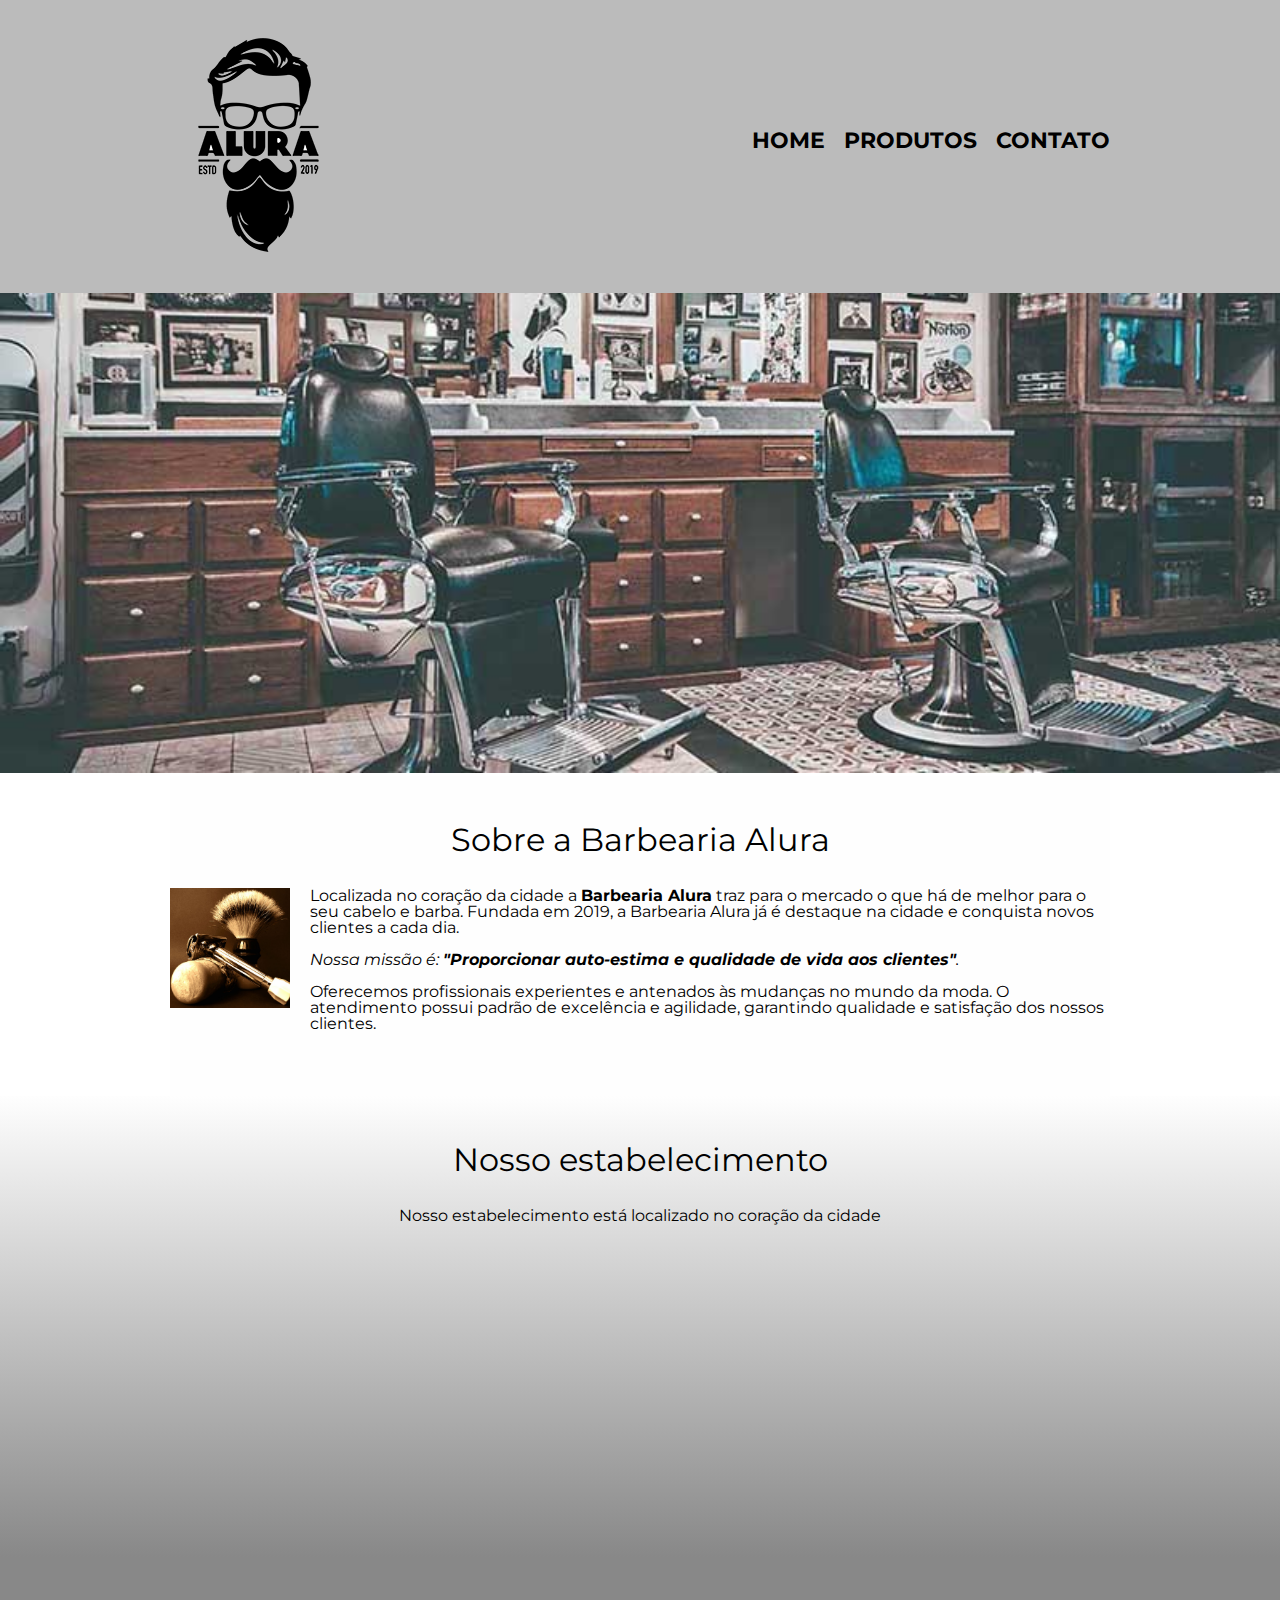
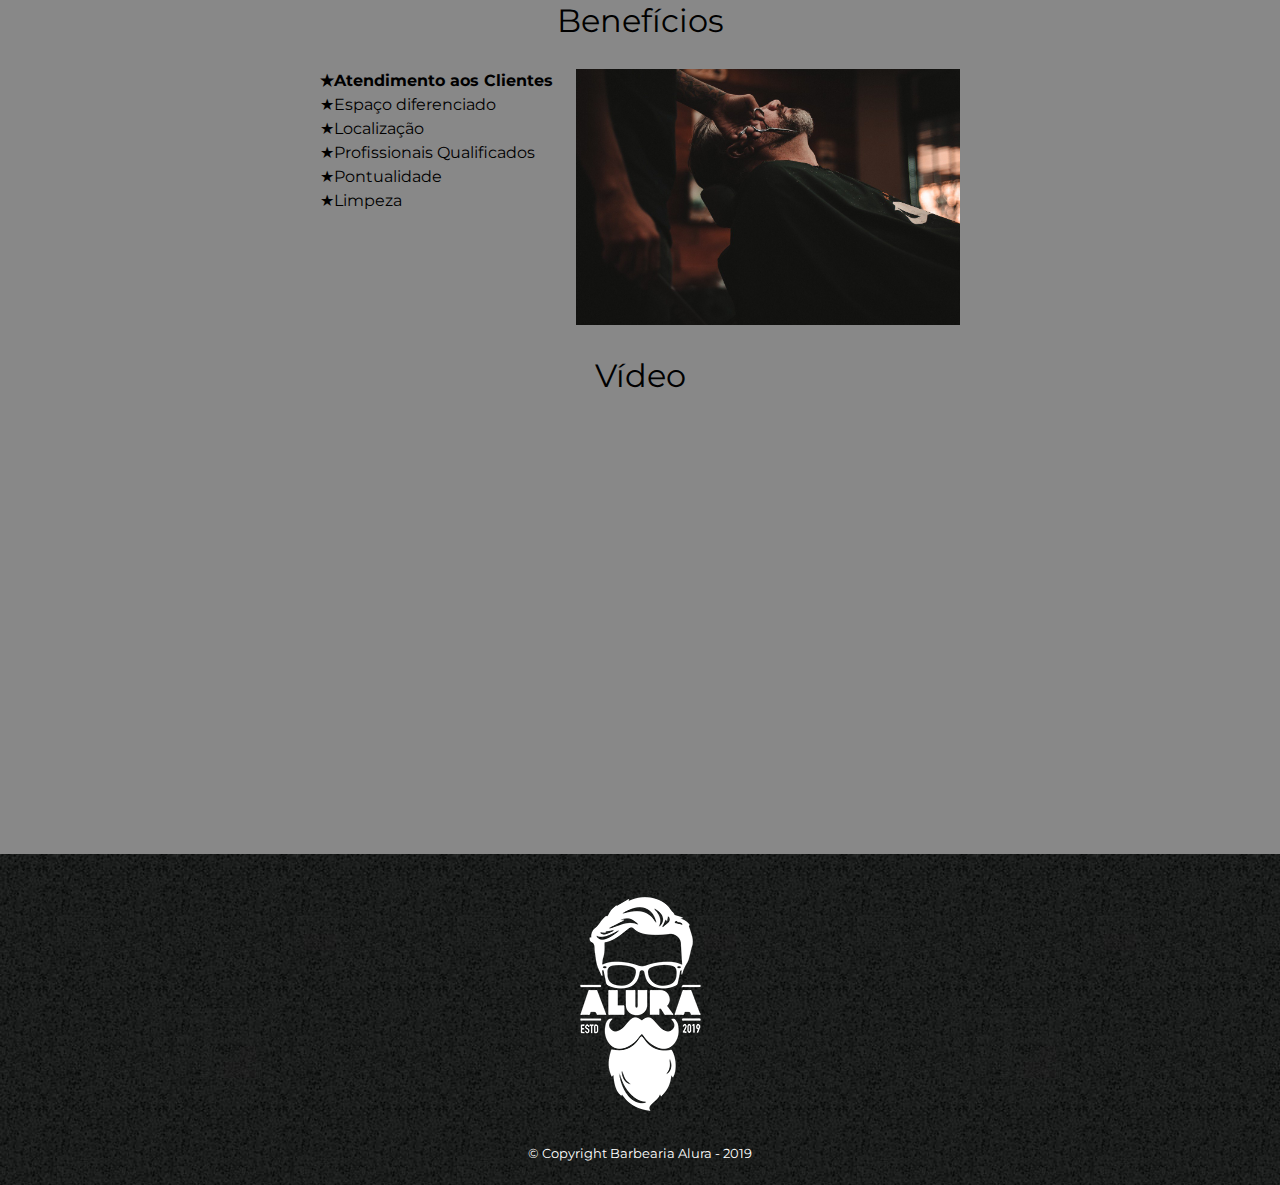
<file: HTMLeCSS/Curso 01 Barbearia/index.html>
<!DOCTYPE html>
<html lang="pt-br">
    <head>
        <meta charset="UTF-8">
        <meta name="viewport" content="width=device-width">
        <link rel="stylesheet" href="reset.css">
        <link rel="stylesheet" href="style.css">
        <link rel="stylesheet" href="https://fonts.googleapis.com/css2?family=Montserrat&display=swap">
        <title>Barbearia Alura</title>
    </head>

    <body>
        <header>
            <div class="header-div">
                <h1><img src="logo.png" alt="Logomarca da Barbearia Alura"></h1>

                <nav>
                    <ul>
                        <li><a href="index.html">Home</a></li>
                        <li><a href="produtos.html">Produtos</a></li>
                        <li><a href="contato.html">Contato</a></li>
                    </ul>
                </nav>  
            </div>
            
        </header>
        
        <img class="banner" src="banner.jpg">

        <main>
            <section class="principal">
                <h2 class="titulo-principal">Sobre a Barbearia Alura</h2>
    
                <img src="utensilios.jpg" class="utensilios" alt="Utensilios de um barbeiro">

                <p>Localizada no coração da cidade a <strong>Barbearia Alura</strong> traz para o mercado o que há de melhor para o seu cabelo e barba. Fundada em 2019, a Barbearia Alura já é destaque na cidade e conquista novos clientes a cada dia.</p>
    
                <p id="missao"><em>Nossa missão é: <strong>"Proporcionar auto-estima e qualidade de vida aos clientes"</strong>.</em></p>
    
                <p>Oferecemos profissionais experientes e antenados às mudanças no mundo da moda. O atendimento possui padrão de excelência e agilidade, garantindo qualidade e satisfação dos nossos clientes.</p>
            </section>

            <section class="mapa">
                <h3 class="titulo-principal">Nosso estabelecimento</h3>

                <div class="mapa-conteudo">
                    <p>Nosso estabelecimento está localizado no coração da cidade</p>
                    <iframe class="mapa-iframe" src="https://www.google.com/maps/embed?pb=!1m18!1m12!1m3!1d3656.4499774665637!2d-46.634520585584916!3d-23.588189868467424!2m3!1f0!2f0!3f0!3m2!1i1024!2i768!4f13.1!3m3!1m2!1s0x94ce5a2b2ed7f3a1%3A0xab35da2f5ca62674!2sAlura%20-%20Escola%20Online%20de%20Tecnologia!5e0!3m2!1spt-BR!2sbr!4v1671805214987!5m2!1spt-BR!2sbr" allowfullscreen="" loading="lazy" referrerpolicy="no-referrer-when-downgrade"></iframe>
                </div>
            </section>
    
            <section class="beneficios">
                <h3 class="titulo-principal">Benefícios</h3>

                <div class="beneficios-conteudo">
                    <ul class="beneficios-lista">
                        <li class="itens">Atendimento aos Clientes</li>
                        <li class="itens">Espaço diferenciado</li>
                        <li class="itens">Localização</li>
                        <li class="itens">Profissionais Qualificados</li>
                        <li class="itens">Pontualidade</li>
                        <li class="itens">Limpeza</li>
                    </ul><img src="beneficios.jpg" class="beneficios-imagem">
                </div>

                <div class="beneficios-video">
                    <h3 class="titulo-principal">Vídeo</h3>
                    <iframe class="video-iframe" src="https://www.youtube.com/embed/wzuJdA6lDsA" title="YouTube video player" frameborder="0" allow="accelerometer; autoplay; clipboard-write; encrypted-media; gyroscope; picture-in-picture" allowfullscreen></iframe>
                </div>

            </section>

        </main>

        <footer>
            <img src="logo-branco.png" alt="Logomarca da Barbearia Alura">
            <p class="copyright">&copy; Copyright Barbearia Alura - 2019</p>
        </footer>

    </body> 
</html>
</file>
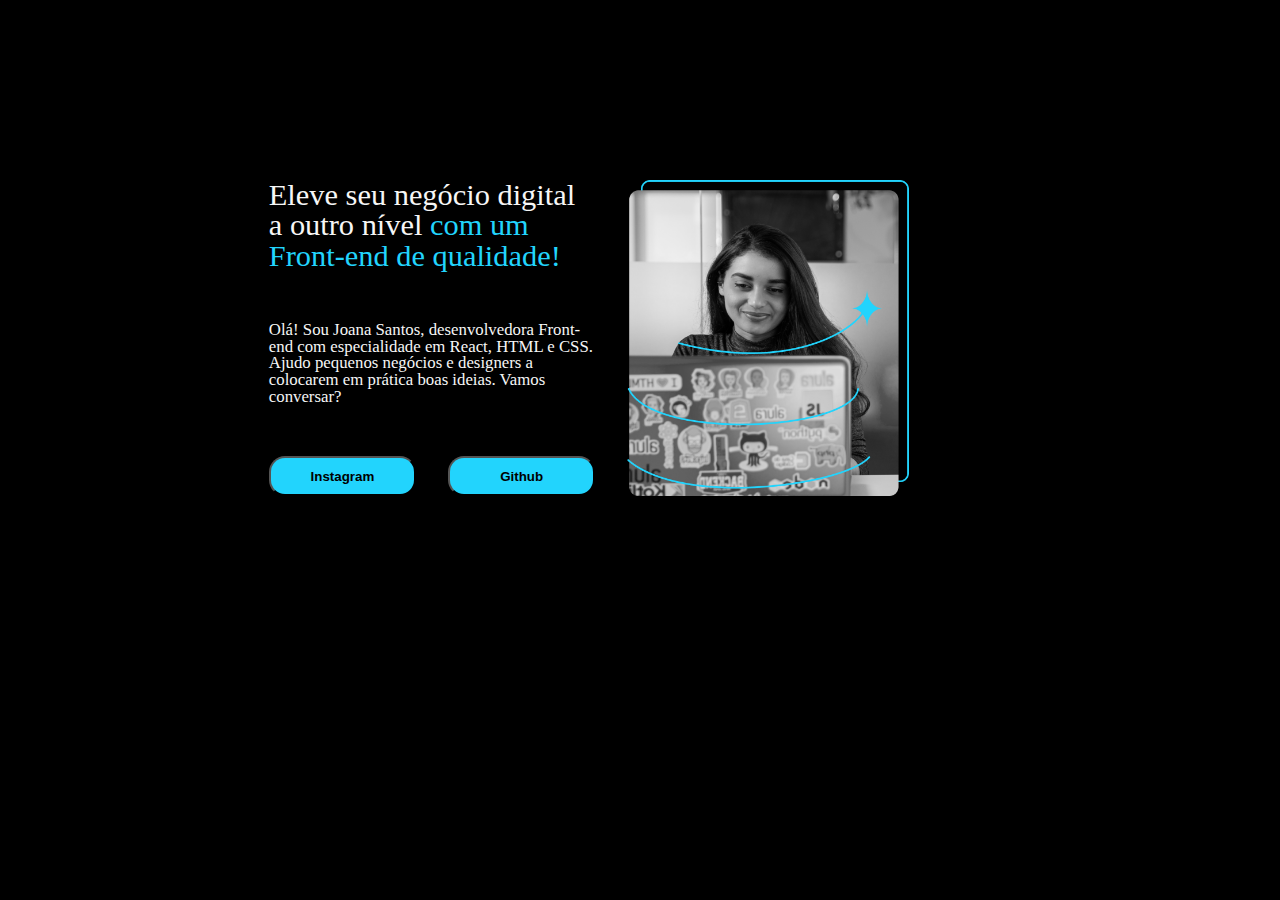
<file: HTMLeCSS/Curso 03 Portfolio/index.html>
<!DOCTYPE html>
<html lang="pt-br">
<head>
    <meta charset="UTF-8">
    <meta http-equiv="X-UA-Compatible" content="IE=edge">
    <meta name="viewport" content="width=device-width, initial-scale=1.0">
    <link rel="stylesheet" href="../reset.css">
    <link rel="stylesheet" href="style.css">
    <title>Portfolio</title>
</head>

<body>
    <main class="principal">
        <h1 class="principal__titulo">Eleve seu negócio digital a outro nível <strong class="enfase"> com um Front-end de qualidade!</strong></h1>

        <p class="principal__paragrafo">Olá! Sou Joana Santos, desenvolvedora Front-end com especialidade em React, HTML e CSS. Ajudo pequenos negócios e designers a colocarem em prática boas ideias. Vamos conversar?</p>

        <button class="principal__botao principal__botao--grid1"><a href="https://www.instagram.com/" class="principal__link">Instagram</a></button>

        <button class="principal__botao principal__botao--grid2"><a href="https://github.com/" class="principal__link">Github</a></button>

        <img src="imagem.png" alt="Foto da Joana Santos programando" class="principal__imagem">
    </main>
</body>
</html>
</file>
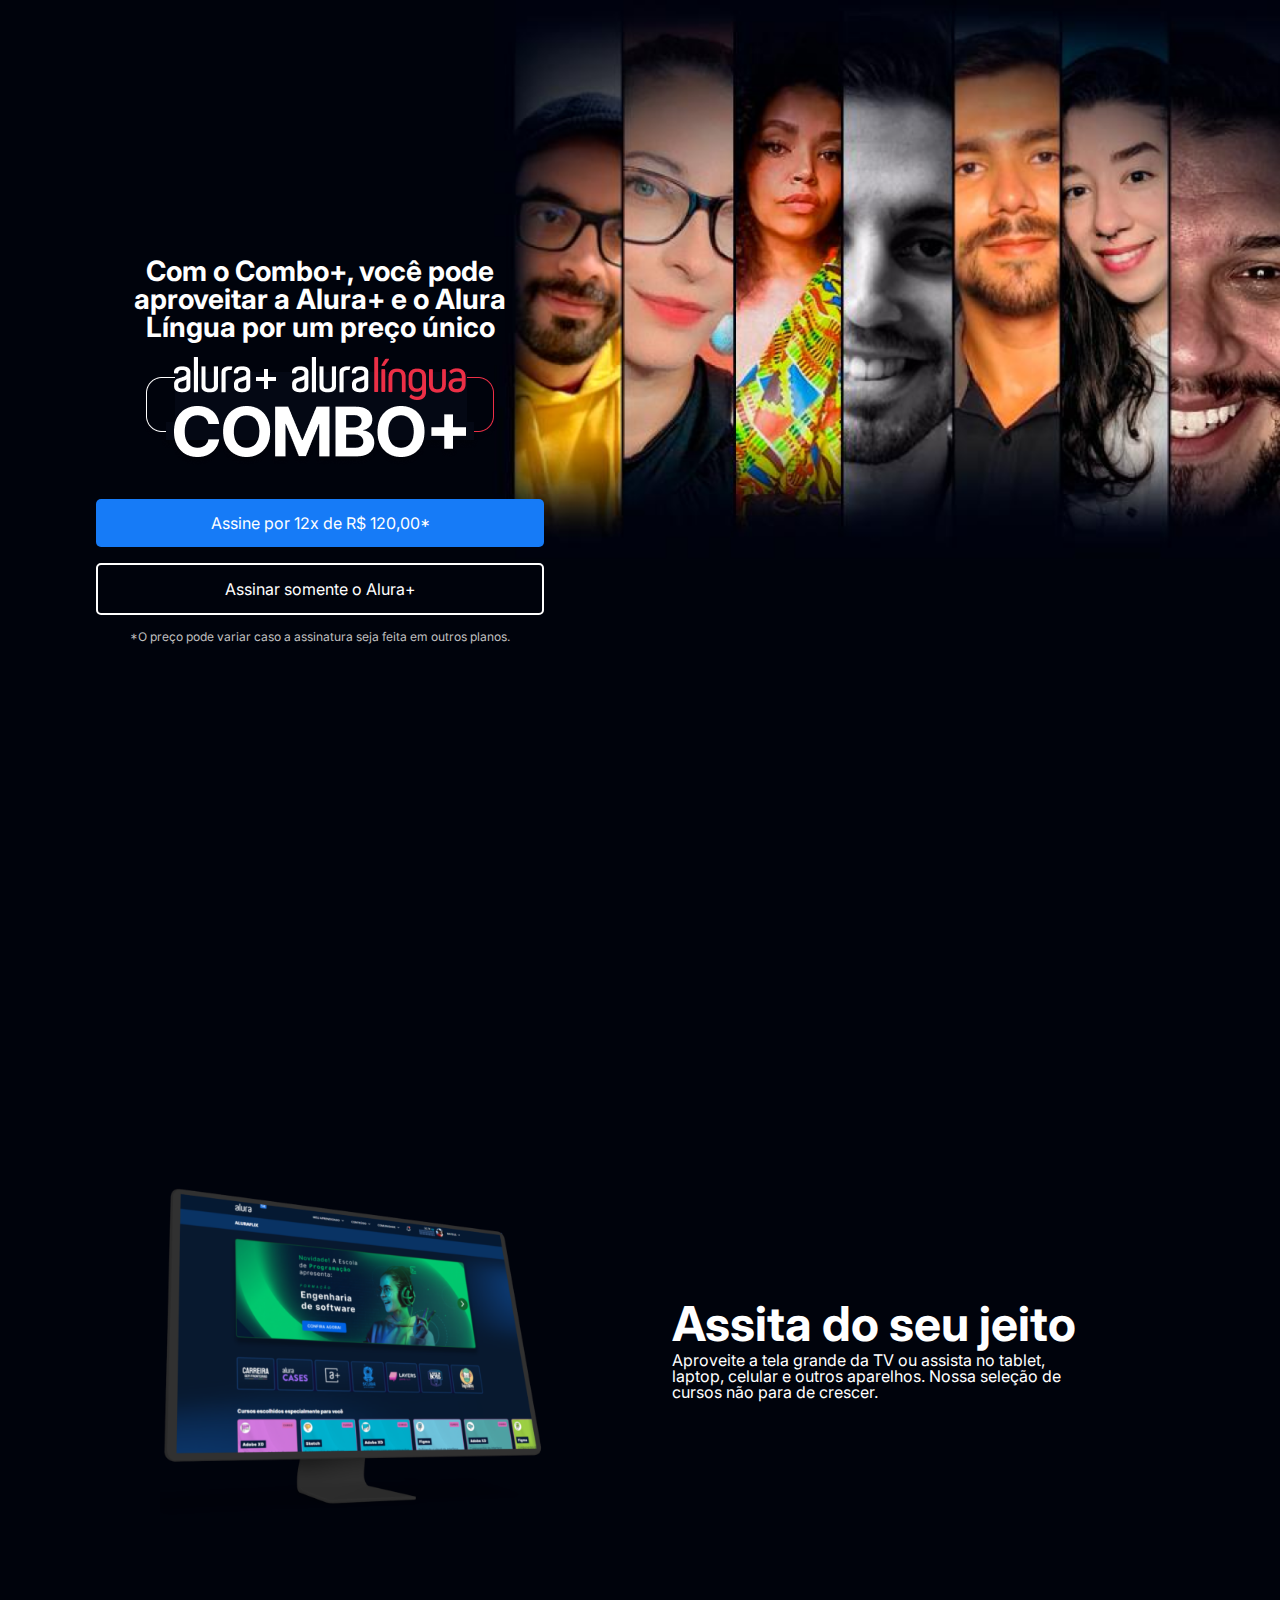
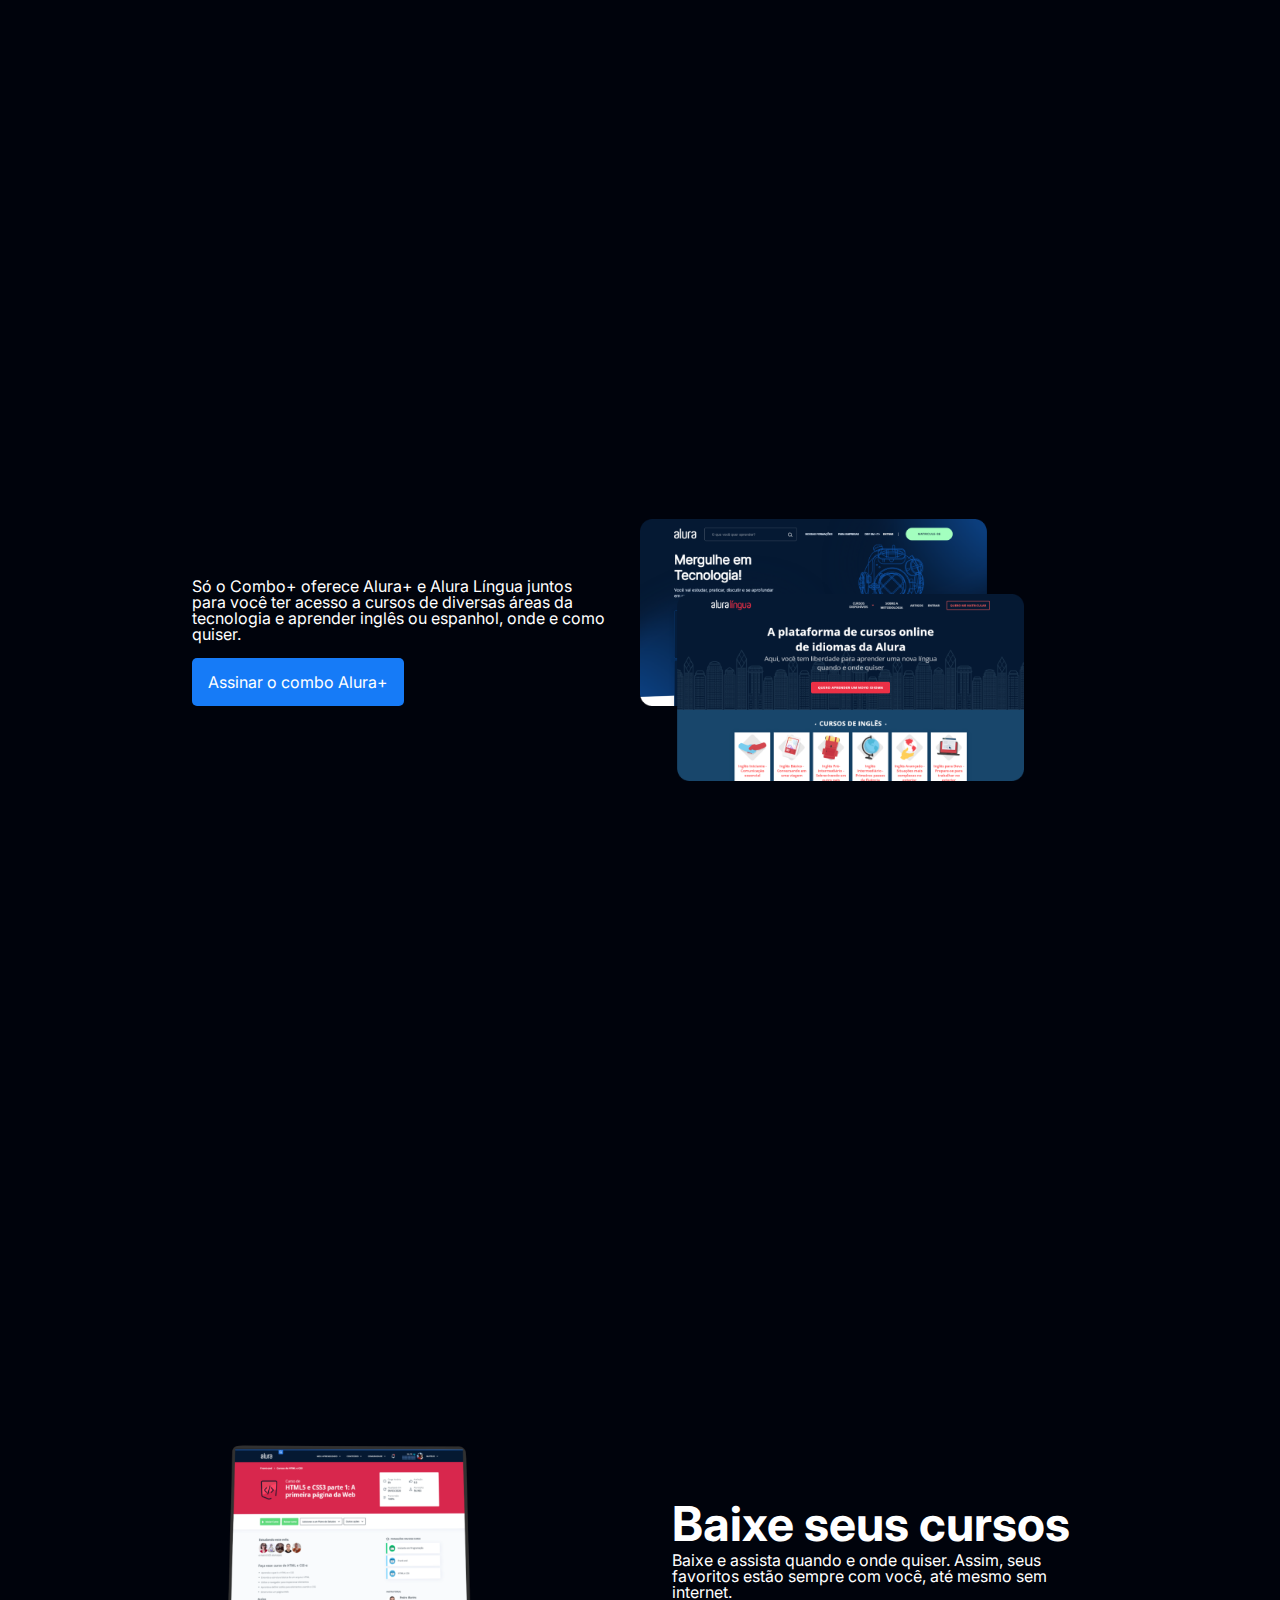
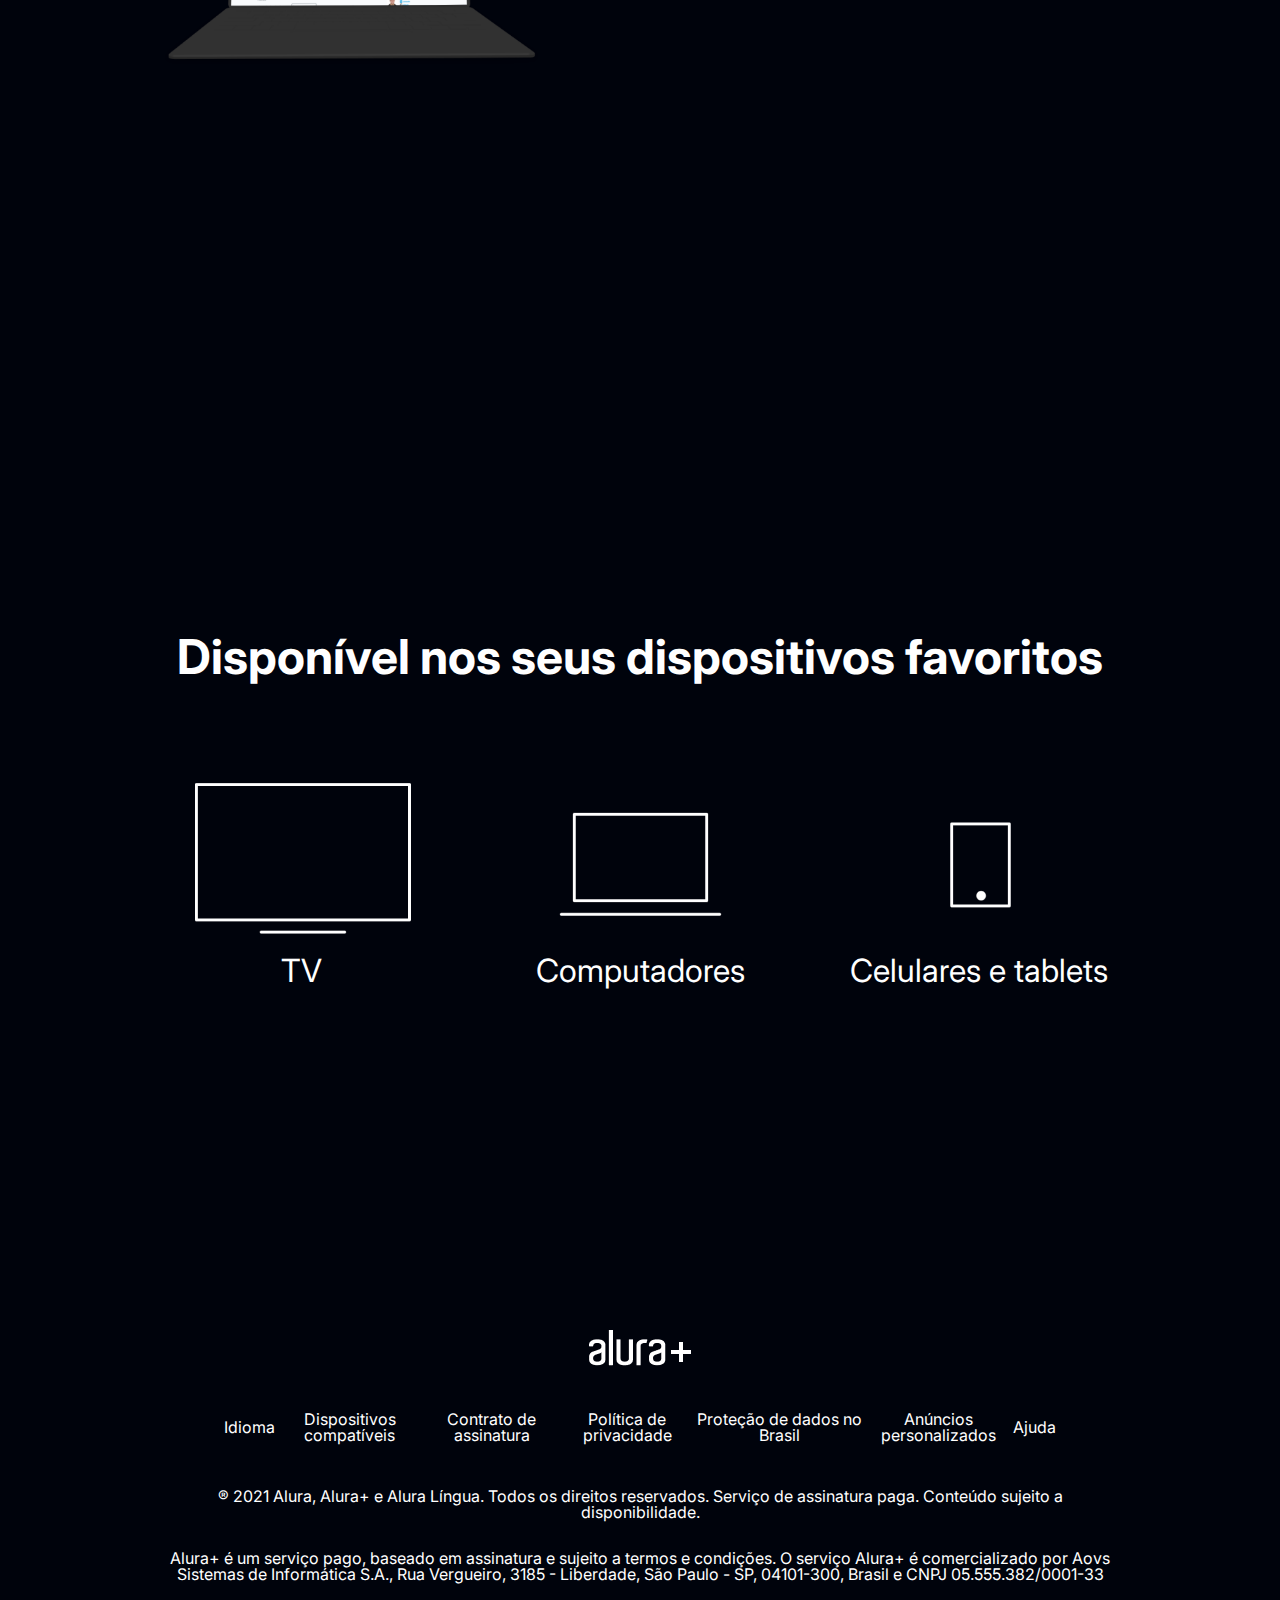
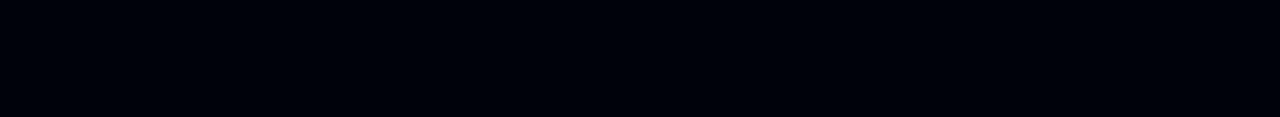
<file: HTMLeCSS/Curso 05 Alura Plus/index.html>
<!DOCTYPE html>
<html lang="pt-br">

<head>
    <meta charset="UTF-8">
    <meta http-equiv="X-UA-Compatible" content="IE=edge">
    <meta name="viewport" content="width=device-width, initial-scale=1.0">
    <title>Alura Plus</title>

    <link rel="stylesheet" href="../reset.css">
    <link rel="stylesheet" href="style.css">
    <link rel="preconnect" href="https://fonts.googleapis.com">
    <link rel="preconnect" href="https://fonts.gstatic.com" crossorigin>
    <link href="https://fonts.googleapis.com/css2?family=Inter:wght@400;700&display=swap" rel="stylesheet">
</head>

<body>
    <section class="container principal">
        <div class="container__caixa">
            <h1 class="container__titulo">Com o Combo+, você pode aproveitar a Alura+ e o Alura Língua por um preço único</h1>
            <img src="./img/Combo.png" alt="O combo+ é a junção do alura+ e o alura língua" class="container__imagem">
            <a href="www.alura.com.br" class="container__botao">Assine por 12x de R$ 120,00*</a>
            <a href="www.alura.com.br" class="container__botao botao_secundario">Assinar somente o Alura+</a>
            <p class="container__aviso">*O preço pode variar caso a assinatura seja feita em outros planos.</p>
        </div>
    </section>

    <section class="container secundario">
        <img src="./img/Plataformas.png" alt="Um monitor e um celular com o Alura plus aberto" class="secundario__imagem">

        <div class="container__descricao">
            <h2 class="container__descricao-titulo">Assita do seu jeito</h2>
            <p class="container__descricao-texto">Aproveite a tela grande da TV ou assista no tablet, laptop, celular e outros aparelhos. Nossa seleção de cursos não para de crescer.</p>
        </div>
    </section>
    
    <section class="container secundario">
        <div class="container__descricao">
            <p class="container__descricao-texto">Só o Combo+ oferece Alura+ e Alura Língua juntos para você ter acesso a cursos de diversas áreas da tecnologia e aprender inglês ou espanhol, onde e como quiser.</p>

            <a href="www.alura.com.br" class="container__botao secundario__botao">Assinar o combo Alura+</a>
        </div>

        <img src="./img/Telas.png" alt="Tela da alura plus e do alura língua" class="secundario__imagem">
    </section>

    <section class="container secundario">
        <img src="./img/Notebook.png" alt="Imagem de um nootebook" class="secundario__imagem">

        <div class="container__descricao">
            <h2 class="container__descricao-titulo">Baixe seus cursos</h2>

            <p class="container__descricao-texto">Baixe e assista quando e onde quiser. Assim, seus favoritos estão sempre com você, até mesmo sem internet.</p>
        </div>

    </section>

    <section class="dispositivos">
        <h2 class="dispositivos__titulo">Disponível nos seus dispositivos favoritos</h2>
        
        <ul class="dispositivos__lista">
            <li>
                <img src="./img/tv.png" alt="ícone de televisão">
                <h3 class="dispositivos__lista-item">TV</h3>
            </li>

            <li>
                <img src="./img/computador.png" alt="ícone de um computador">
                <h3 class="dispositivos__lista-item">Computadores</h3>
            </li>

            <li>
                <img src="./img/celular.png" alt="ícone de um celular">
                <h3 class="dispositivos__lista-item">Celulares e tablets</h3>
            </li>

        </ul>
    </section>

    <footer class="rodape">
        <img src="./img/Logo.png" alt="logomarca do alura Plus" class="rodape__logo">
        
        <ul class="rodape__lista">
            <li class="rodape__lista-link">
                <a href="#">Idioma</a>
            </li>
            <li class="rodape__lista-link">
                <a href="#">Dispositivos compatíveis</a>
            </li>
            <li class="rodape__lista-link">
                <a href="#">Contrato de assinatura</a>
            </li>
            <li class="rodape__lista-link">
                <a href="#">Política de privacidade</a>
            </li>
            <li class="rodape__lista-link">
                <a href="#">Proteção de dados no Brasil</a>
            </li>
            <li class="rodape__lista-link">
                <a href="#">Anúncios personalizados</a>
            </li>
            <li class="rodape__lista-link">
                <a href="#">Ajuda</a>
            </li>
        </ul>

        <p class="rodape__texto">® 2021 Alura, Alura+ e Alura Língua. Todos os direitos reservados. Serviço de assinatura paga. Conteúdo sujeito a disponibilidade.</p>
        <p class="rodape__texto">Alura+ é um serviço pago, baseado em assinatura e sujeito a termos e condições. O serviço Alura+ é comercializado por Aovs Sistemas de Informática S.A., Rua Vergueiro, 3185 - Liberdade, São Paulo - SP, 04101-300, Brasil e CNPJ 05.555.382/0001-33</p>

    </footer>
    
</body>
</html>
</file>
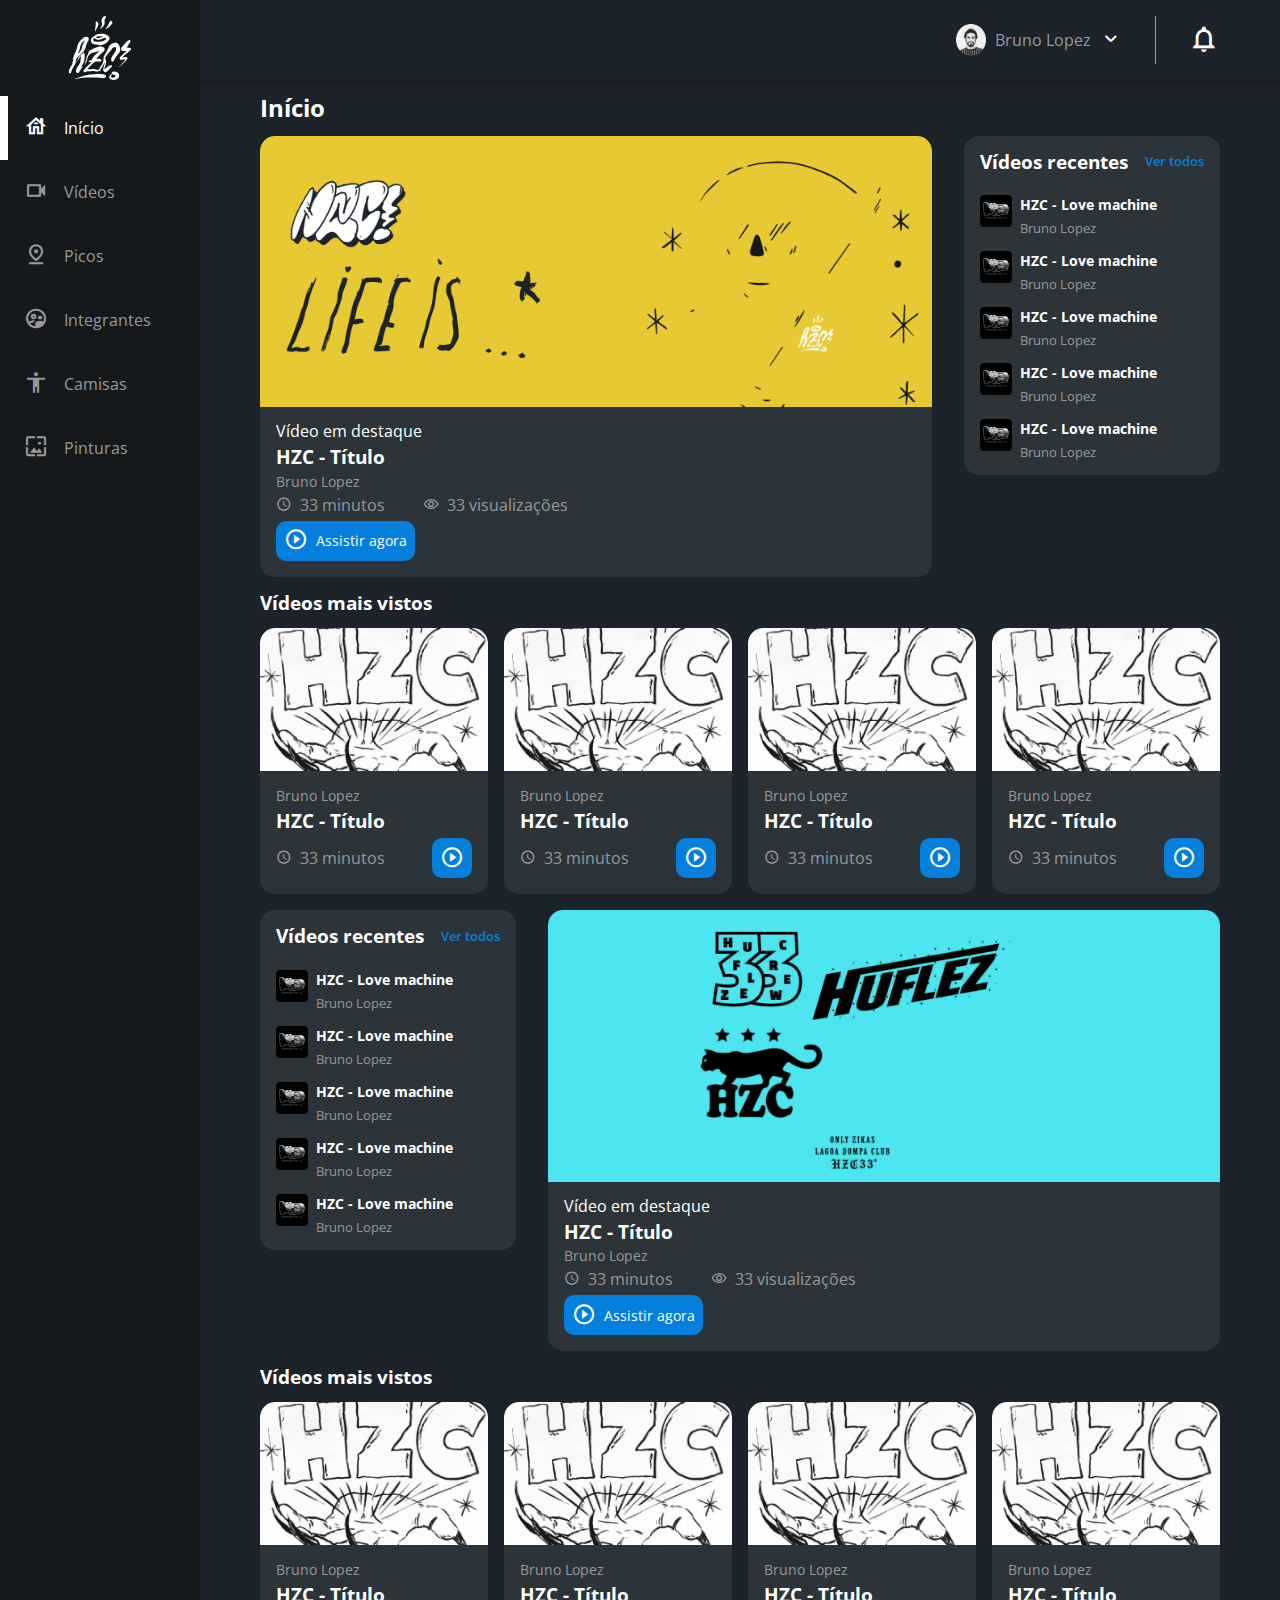
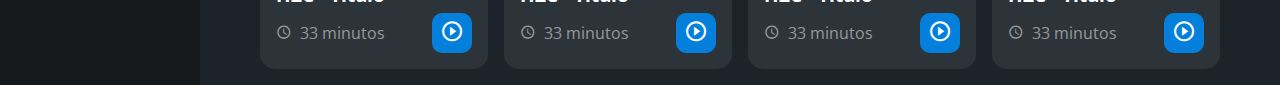
<file: HTMLeCSS/Curso 02 Skate/flex-e-grid-main/assets/index.html>
<!DOCTYPE html>
<html lang="pt-br">
<head>
    <meta charset="UTF-8">
    <meta http-equiv="X-UA-Compatible" content="IE=edge">
    <meta name="viewport" content="width=device-width, initial-scale=1.0">
    <title>HZC | Home</title>
    <link rel="preconnect" href="https://fonts.googleapis.com">
    <link rel="preconnect" href="https://fonts.gstatic.com" crossorigin>
    <link rel="stylesheet" href="https://fonts.googleapis.com/css2?family=Open+Sans:wght@400;600;700&display=swap">
    <link rel="stylesheet" href="./css/reset.css">
    <link rel="stylesheet" href="./css/estilo.css">
</head>
<body>
    <header class="cabecalho">
        <button class="cabecalho__menu" aria-label="Menu"><i></i></button>
        <img src="./img/logo.svg" alt="Logo da HZC" class="cabecalho__logo">
        <p class="cabecalho__perfil">Bruno Lopez</p>
        <button class="cabecalho__notificacao" aria-label="Menu"><i></i></button>
    </header>

    <nav class="menu-lateral">
        <img src="./img/logo.svg" alt="Logo da HZC" class="menu-lateral__logo">
        
        <a href="#" class="menu-lateral__link menu-lateral__link--inicio menu-lateral__link--ativo">Início</a>
        <a href="#" class="menu-lateral__link menu-lateral__link--videos">Vídeos</a>
        <a href="#" class="menu-lateral__link menu-lateral__link--picos">Picos</a>
        <a href="#" class="menu-lateral__link menu-lateral__link--integrantes">Integrantes</a>
        <a href="#" class="menu-lateral__link menu-lateral__link--camisas">Camisas</a>
        <a href="#" class="menu-lateral__link menu-lateral__link--pinturas">Pinturas</a>
    </nav>

    <main class="principal">

        <h2 class="titulo-pagina">Início</h2>

        <article class="cartao cartao--destaque destaque-video">
            <img src="./img/banner-mobile_1.png" alt="Banner do cartão" class="cartao__imagem cartao__imagem--mobile">
            <img src="./img/banner_1.png" alt="Banner do cartão" class="cartao__imagem cartao__imagem--desktop">

            <div class="cartao__conteudo">
                <p class="cartao__destaque">Vídeo em destaque</p>
                <h3 class="cartao__titulo">HZC - Título</h3>
                <p class="cartao__perfil">Bruno Lopez</p>
                <p class="cartao__info cartao__info--tempo">33 minutos</p>
                <p class="cartao__info cartao__info--visualizacao">33 visualizações</p>
                <button class="cartao__botao cartao__botao--play cartao__botao--destaque">Assistir agora</button>
            </div>
        </article>

        <article class="cartao cartao--recentes">
            <h3 class="cartao__titulo">Vídeos recentes</h3>
            <a href="#" class="cartao__link">Ver todos</a>
            
            <ul class="cartao__lista">
                <li class="cartao__item">
                    <img src="./img/miniatura_1.png" alt="Thumbnail" class="cartao__item-thumbnail">
                    <h4 class="cartao__item-titulo">HZC - Love machine</h4>
                    <p class="cartao__item-perfil">Bruno Lopez</p>
                </li>

                <li class="cartao__item">
                    <img src="./img/miniatura_1.png" alt="Thumbnail" class="cartao__item-thumbnail">
                    <h4 class="cartao__item-titulo">HZC - Love machine</h4>
                    <p class="cartao__item-perfil">Bruno Lopez</p>
                </li>

                <li class="cartao__item">
                    <img src="./img/miniatura_1.png" alt="Thumbnail" class="cartao__item-thumbnail">
                    <h4 class="cartao__item-titulo">HZC - Love machine</h4>
                    <p class="cartao__item-perfil">Bruno Lopez</p>
                </li>

                <li class="cartao__item">
                    <img src="./img/miniatura_1.png" alt="Thumbnail" class="cartao__item-thumbnail">
                    <h4 class="cartao__item-titulo">HZC - Love machine</h4>
                    <p class="cartao__item-perfil">Bruno Lopez</p>
                </li>

                <li class="cartao__item">
                    <img src="./img/miniatura_1.png" alt="Thumbnail" class="cartao__item-thumbnail">
                    <h4 class="cartao__item-titulo">HZC - Love machine</h4>
                    <p class="cartao__item-perfil">Bruno Lopez</p>
                </li>
            </ul>
        </article>

        <section class="secao secao-videos">
            <h3 class="titulo-secao">Vídeos mais vistos</h3>

            <article class="cartao">
                <img src="./img/video_1.png" alt="Vídeo" class="cartao__imagem">
    
                <div class="cartao__conteudo">
                    <p class="cartao__perfil">Bruno Lopez</p>
                    <h3 class="cartao__titulo">HZC - Título</h3>
                    <p class="cartao__info cartao__info--tempo">33 minutos</p>
                    <button class="cartao__botao cartao__botao--play" aria-label="Assistir agora"></button>
                </div>
            </article>

            <article class="cartao">
                <img src="./img/video_1.png" alt="Vídeo" class="cartao__imagem">
    
                <div class="cartao__conteudo">
                    <p class="cartao__perfil">Bruno Lopez</p>
                    <h3 class="cartao__titulo">HZC - Título</h3>
                    <p class="cartao__info cartao__info--tempo">33 minutos</p>
                    <button class="cartao__botao cartao__botao--play" aria-label="Assistir agora"></button>
                </div>
            </article>

            <article class="cartao">
                <img src="./img/video_1.png" alt="Vídeo" class="cartao__imagem">
    
                <div class="cartao__conteudo">
                    <p class="cartao__perfil">Bruno Lopez</p>
                    <h3 class="cartao__titulo">HZC - Título</h3>
                    <p class="cartao__info cartao__info--tempo">33 minutos</p>
                    <button class="cartao__botao cartao__botao--play" aria-label="Assistir agora"></button>
                </div>
            </article>

            <article class="cartao">
                <img src="./img/video_1.png" alt="Vídeo" class="cartao__imagem">
    
                <div class="cartao__conteudo">
                    <p class="cartao__perfil">Bruno Lopez</p>
                    <h3 class="cartao__titulo">HZC - Título</h3>
                    <p class="cartao__info cartao__info--tempo">33 minutos</p>
                    <button class="cartao__botao cartao__botao--play" aria-label="Assistir agora"></button>
                </div>
            </article>
        </section>

        <article class="cartao cartao--recentes produtos-recentes">
            <h3 class="cartao__titulo">Vídeos recentes</h3>
            <a href="#" class="cartao__link">Ver todos</a>
            
            <ul class="cartao__lista">
                <li class="cartao__item">
                    <img src="./img/miniatura_1.png" alt="Thumbnail" class="cartao__item-thumbnail">
                    <h4 class="cartao__item-titulo">HZC - Love machine</h4>
                    <p class="cartao__item-perfil">Bruno Lopez</p>
                </li>

                <li class="cartao__item">
                    <img src="./img/miniatura_1.png" alt="Thumbnail" class="cartao__item-thumbnail">
                    <h4 class="cartao__item-titulo">HZC - Love machine</h4>
                    <p class="cartao__item-perfil">Bruno Lopez</p>
                </li>

                <li class="cartao__item">
                    <img src="./img/miniatura_1.png" alt="Thumbnail" class="cartao__item-thumbnail">
                    <h4 class="cartao__item-titulo">HZC - Love machine</h4>
                    <p class="cartao__item-perfil">Bruno Lopez</p>
                </li>

                <li class="cartao__item">
                    <img src="./img/miniatura_1.png" alt="Thumbnail" class="cartao__item-thumbnail">
                    <h4 class="cartao__item-titulo">HZC - Love machine</h4>
                    <p class="cartao__item-perfil">Bruno Lopez</p>
                </li>

                <li class="cartao__item">
                    <img src="./img/miniatura_1.png" alt="Thumbnail" class="cartao__item-thumbnail">
                    <h4 class="cartao__item-titulo">HZC - Love machine</h4>
                    <p class="cartao__item-perfil">Bruno Lopez</p>
                </li>
            </ul>
        </article>

        <article class="cartao cartao--destaque destaque-produtos">
            <img src="./img/banner-mobile_2.png" alt="Banner do cartão" class="cartao__imagem cartao__imagem--mobile">
            <img src="./img/banner_2.png" alt="Banner do cartão" class="cartao__imagem cartao__imagem--desktop">

            <div class="cartao__conteudo">
                <p class="cartao__destaque">Vídeo em destaque</p>
                <h3 class="cartao__titulo">HZC - Título</h3>
                <p class="cartao__perfil">Bruno Lopez</p>
                <p class="cartao__info cartao__info--tempo">33 minutos</p>
                <p class="cartao__info cartao__info--visualizacao">33 visualizações</p>
                <button class="cartao__botao cartao__botao--play cartao__botao--destaque">Assistir agora</button>
            </div>
        </article>

        <section class="secao secao-produtos">
            <h3 class="titulo-secao">Vídeos mais vistos</h3>

            <article class="cartao">
                <img src="./img/video_1.png" alt="Vídeo" class="cartao__imagem">
    
                <div class="cartao__conteudo">
                    <p class="cartao__perfil">Bruno Lopez</p>
                    <h3 class="cartao__titulo">HZC - Título</h3>
                    <p class="cartao__info cartao__info--tempo">33 minutos</p>
                    <button class="cartao__botao cartao__botao--play" aria-label="Assistir agora"></button>
                </div>
            </article>

            <article class="cartao">
                <img src="./img/video_1.png" alt="Vídeo" class="cartao__imagem">
    
                <div class="cartao__conteudo">
                    <p class="cartao__perfil">Bruno Lopez</p>
                    <h3 class="cartao__titulo">HZC - Título</h3>
                    <p class="cartao__info cartao__info--tempo">33 minutos</p>
                    <button class="cartao__botao cartao__botao--play" aria-label="Assistir agora"></button>
                </div>
            </article>

            <article class="cartao">
                <img src="./img/video_1.png" alt="Vídeo" class="cartao__imagem">
    
                <div class="cartao__conteudo">
                    <p class="cartao__perfil">Bruno Lopez</p>
                    <h3 class="cartao__titulo">HZC - Título</h3>
                    <p class="cartao__info cartao__info--tempo">33 minutos</p>
                    <button class="cartao__botao cartao__botao--play" aria-label="Assistir agora"></button>
                </div>
            </article>

            <article class="cartao">
                <img src="./img/video_1.png" alt="Vídeo" class="cartao__imagem">
    
                <div class="cartao__conteudo">
                    <p class="cartao__perfil">Bruno Lopez</p>
                    <h3 class="cartao__titulo">HZC - Título</h3>
                    <p class="cartao__info cartao__info--tempo">33 minutos</p>
                    <button class="cartao__botao cartao__botao--play" aria-label="Assistir agora"></button>
                </div>
            </article>
        </section>

    </main>
    
    <script src="index.js"></script>
</body>
</html>
</file>
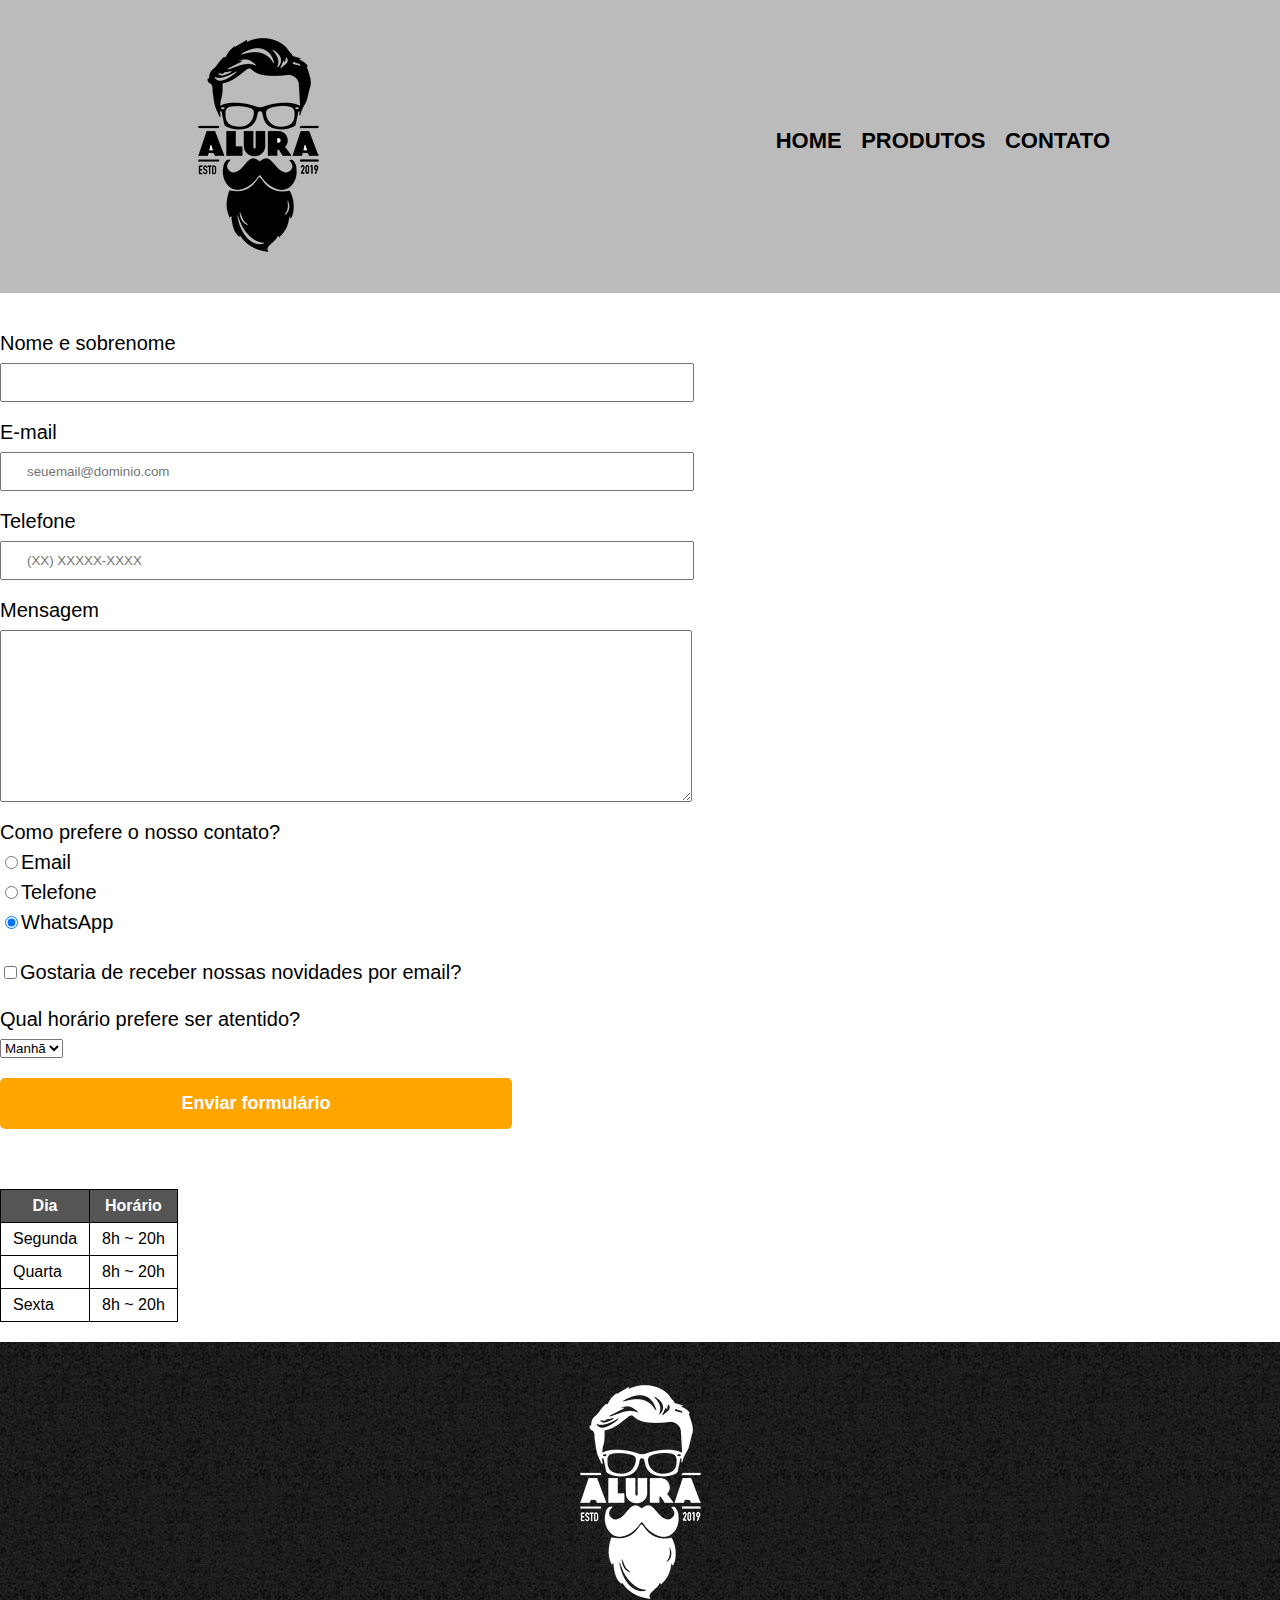
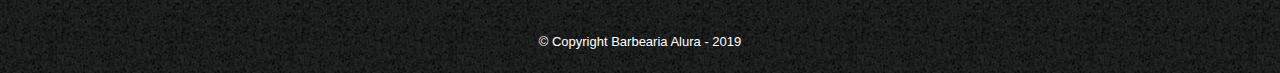
<file: HTMLeCSS/Curso 01 Barbearia/contato.html>
<!DOCTYPE html>
<html lang="pt-br">
    <head>
        <meta charset="UTF-8">
        <link rel="stylesheet" href="reset.css">
        <link rel="stylesheet" href="style.css">
        <title>Barbearia Alura - Contato</title>
    </head>
    
    <body>
        <header>
            <div class="header-div">
                <h1><img src="logo.png" alt="Logomarca da Barbearia Alura"></h1>

                <nav>
                    <ul>
                        <li><a href="index.html">Home</a></li>
                        <li><a href="produtos.html">Produtos</a></li>
                        <li><a href="contato.html">Contato</a></li>
                    </ul>
                </nav>  
            </div>
            
        </header>

        <main>
            <form>
                <label for="nome-sobrenome">Nome e sobrenome</label>
                <input type="text" id="nome-sobrenome"  class="input-padrao" required>

                <label for="email">E-mail</label>
                <input type="email" id="email" class="input-padrao" required placeholder="seuemail@dominio.com">

                <label for="telefone">Telefone</label>
                <input type="tel" id="telefone" class="input-padrao" required placeholder="(XX) XXXXX-XXXX">

                <label for="mensagem">Mensagem</label>
                <textarea id="mensagem" cols="68" rows="10" class="input-padrao" required></textarea>

                <fieldset>
                    <legend>Como prefere o nosso contato?</legend>
                    <label><input type="radio" name="contato">Email</label>
                    <label><input type="radio" name="contato">Telefone</label>
                    <label><input type="radio" name="contato" checked>WhatsApp</label>
                </fieldset>

                <label><input type="checkbox" class="checkbox">Gostaria de receber nossas novidades por email?</label>

                <fieldset class="form-select">
                    <legend>Qual horário prefere ser atentido?</legend>
                    <select>
                        <option>Manhã</option>
                        <option>Tarde</option>
                        <option>Noite</option>
                    </select>
                </fieldset>    

                <input type="submit" value="Enviar formulário" class="botao-enviar">
            </form>

            <table>
                <thead>
                    <tr>
                        <th>Dia</th>
                        <th>Horário</th>
                    </tr>
                </thead>
                <tbody>
                    <tr>
                        <td>Segunda</td>
                        <td>8h ~ 20h</td>
                    </tr>
                    <tr>
                        <td>Quarta</td>
                        <td>8h ~ 20h</td>
                    </tr>
                    <tr>
                        <td>Sexta</td>
                        <td>8h ~ 20h</td>
                    </tr>
                </tbody>
            </table>

        </main>
        
        <footer>
            <img src="logo-branco.png" alt="Logomarca da Barbearia Alura">
            <p class="copyright">&copy; Copyright Barbearia Alura - 2019</p>
        </footer>
    </body>
</html>
</file>
<file: HTMLeCSS/Curso 01 Barbearia/style.css>
body {
    font-family: 'Montserrat', sans-serif;
}

header {
    background-color: #BBBBBB;
    padding: 20px 0;
}

.header-div {
    position: relative;
    width: 940px;
    margin: 0 auto;
}

nav {
    position: absolute;
    top: 110px;
    right: 0;
}

nav li {
    display: inline;
    margin-left: 15px;
    
}

nav a {
    text-transform: uppercase;
    color: #000000;
    font-weight: bold;
    font-size: 22px;
    text-decoration: none;
}

nav a:hover {
    color: #C78C19;
    text-decoration: underline;
}

.produtos {
    width: 940px;
    margin: 0 auto;
    padding: 50px 0;
}

.produtos li {
    display: inline-block;
    text-align: center;
    width: 30%;
    vertical-align: top;
    margin: 0 1.5%;
    padding: 30px 20px;
    box-sizing: border-box;
    border: 2px solid #000000;
    border-radius: 15px 70px 15px 70px;
}

.produtos li:hover {
    border: 4px solid #C78C19;
    border-radius: 15px 67px 15px 67px;
}

.produtos li:active {
    border: 5px solid #088C19;
    border-radius: 15px 67px 15px 67px;
}

.produtos h2 {
    font-size: 30px;
    font-weight: bold;
}

.produto-descricao {
    font-size: 18px;
}

.produto-preco {
    font-size: 22px;
    font-weight: bold;
    margin-top: 20px;
}

footer {
    text-align: center;
    background: url("bg.jpg");
    padding: 25px 0;
}

.copyright {
    color: #FFFFFF;
    font-size: 13px;
    margin-top: 15px;
}

main {
    
}

form {
    margin: 40px 0;
}

form label, form legend {
    display: block;
    font-size: 20px;
    margin-bottom: 10px;
}

.input-padrao {
    display: block;
    margin-bottom: 20px;
    padding: 10px 25px;
    width: 50%;
}

form fieldset, .checkbox, .form-select {
    margin-bottom: 20px;
}

.botao-enviar {
    width: 40%;
    padding: 15px 0;
    background: orange;
    color: white;
    font-weight: bold;
    font-size: 18px;
    border: none;
    border-radius: 5px;
    transition: 1s all;
    cursor: pointer;
    margin-bottom: 20px;
}

.botao-enviar:hover {
    background-color: darkorange;
    transform: scale(1.2);
    transform: rotate(-3deg) scale(1.2);
}

table {
    margin-bottom: 20px;
}

thead {
    background-color: #555555;
    font-weight: bold;
    color:#FFFFFF;

}

td, th {
    border: 1px solid #000000;
    padding: 8px 12px;
}

/* css da página inicial */
.banner {
    width: 100%;
}

.principal {
    padding: 3em 0;
    background: #FEFEFE;
    width: 940px;
    margin: 0 auto;
}

.principal p {
    margin: 0 0 1em;
}

.titulo-principal {
    text-align: center;
    font-size: 2em;
    margin: 0 0 1em;
    clear: left;
}

.principal strong {
    font-weight: bold;
}

.principal em {
    font-style: italic;
}

.utensilios {
    width: 120px;
    float: left;
    margin: 0 20px 20px 0;
}

.mapa {
    padding: 3em 0;
    background: linear-gradient(#FEFEFE, #888888);
}

.mapa-conteudo {
    width: 940px;
    margin: 0 auto;
}

.mapa p {
    margin: 0 0 2em;
    text-align: center;
}

.mapa-iframe {
    width: 100%;
    height: 250px;
    border: 0;
}

.beneficios {
    background: #888888;
    padding: 3em 0;
    /*width: 940px;*/
    /*margin: 0 auto;*/
}

.beneficios-conteudo {
    width: 640px;
    margin: 0 auto;
}

.beneficios-lista {
    display: inline-block;
    vertical-align: top;
    width: 40%;
}

.beneficios-lista .itens {
    line-height: 1.5em;
}

.beneficios .itens:before {
    content: "★";
}

.itens:first-child {
    font-weight: bold;
}

.beneficios-imagem {
    width: 60%;
}

.beneficios-video {
    margin: 2em 0 2em;
    text-align: center;
}

.video-iframe {
    width:560px;
    height:315px;
    border: 0;
    margin: 0 auto 2em auto;
}

@media screen and (max-width: 480px) {
    
}
</file>
<file: HTMLeCSS/Curso 03 Portfolio/style.css>
body {
    background-color: #000000;
}

.principal {
    display: grid;
    column-gap: 32px;
    row-gap: 32px;
    grid-template-columns: 1fr 1fr 1fr;
    grid-template-areas: 
      "principal__titulo principal__titulo principal__imagem"
      "principal__paragrafo principal__paragrafo principal__imagem"
      "principal__botao--grid1 principal__botao--grid2 principal__imagem"
    ;
    width: 50vw;
    position: absolute;
    top: 20vh;
    left: 21vw;
    box-sizing: border-box;
    justify-content: space-evenly;
}

.principal__titulo {
    grid-area: principal__titulo;
    color: #F6F6F6;
    font-size: 1.9rem;
}

.principal__titulo .enfase {
    color: #22D4FD;
}

.principal__paragrafo {
    grid-area: principal__paragrafo;
    color: #F6F6F6;
    font-size: 1.05rem;
}

.principal__botao {
    border-radius: 16px;
    background-color: #22D4FD;
}

.principal__botao a {
    color: #000000;
    text-decoration: none;
    font-weight: bold;
}

.principal__botao--grid1 {
    grid-area: principal__botao--grid1;
}

.principal__botao--grid2 {
    grid-area: principal__botao--grid2;
}

.principal__imagem {
    grid-area: principal__imagem;
    max-height: 55vh;
    max-width: 22vw;
}
</file>
<file: HTMLeCSS/Curso 05 Alura Plus/style.css>
:root {
    --branco-principal: #FFFFFF;
    --cinza-secundario: #C0C0C0;
    --botao-azul: #167BF7;
    --botao-azul-efeito: #3c92fa;
    --cor-de-fundo: #00030C;
    --fonte-principal: 'Inter';
}

body {
    background-color: var(--cor-de-fundo);
    color: var(--branco-principal);
    font-family: 'Inter', sans-serif;
    font-size: 16px;
    font-weight: 400;
}

* {
    margin: 0;
    padding: 0;
}

.principal {
    background-image: url("img/Background.png");
    background-repeat: no-repeat;
    background-size: contain;
}

.container {
    height: 100vh;
    display: grid;
    grid-template-columns: 50% 50%;
    align-items: center;
    text-align: center;
}

.container__botao {
    background-color: var(--botao-azul);
    border-radius: 5px;
    padding: 1em;
    color: var(--branco-principal);
    display: block;
    text-decoration: none;
    margin-bottom: 1em;
}

.botao_secundario {
    background-color: transparent;
    border: 2px solid var(--branco-principal);
    margin-bottom: 1em;
}

.container__aviso {
    font-size: 12px;
    color: var(--cinza-secundario);
}

.container__titulo {
    font-size: 28px;
    font-weight: 700;
}

.container__imagem {
    margin: 1em 0 2em 0;
}

.container__caixa {
    margin: 0 6em;
}

.secundario__imagem {
    width: 80%;
}

.secundario {
    align-items: center;
    margin: 0 10em;
    text-align: left;
}

.container__descricao-titulo {
    font-weight: 700;
    font-size: 48px;
    color: var(--branco-principal);
    margin-bottom: 0.1em;
}

.conteiner__descricao-texto {
    color: var(--cinza-secundario);
}

.secundario__botao {
    display: inline-block;
    margin-top: 1em;
}

.container__descricao {
    padding: 2em;
}

.dispositivos {
    height: 100vh;
    text-align: center;
    color: var(--branco-principal);
    display: flex;
    flex-direction: column;
    justify-content: center;
}

.dispositivos__titulo {
    font-weight: 700;
    font-size: 48px;
}

.dispositivos__lista {
    display: flex;
    flex-direction: row;
    align-items: center;
    justify-content: center;
    list-style-type: none;
    margin: 5em 0;
}

.dispositivos__lista-item {
    font-size: 32px;
}

.rodape {
    display: flex;
    flex-direction: column;
    align-items: center;
    text-align: center;
    margin-bottom: 120px;
    color: var(--branco-principal);
}

.rodape__logo {
    margin: 30px 0;
}

.rodape__lista {
    display: flex;
    flex-direction: row;
    margin: 15px 90px 30px 90px;
    justify-content: space-evenly;
    align-items: center;
    width: 65vw;
}

a {
    text-decoration: none;
    color: var(--branco-principal);
}

.rodape__texto {
    margin: 15px;
    width: 75vw;
}

.rodape__lista-link a:hover {
    color: var(--botao-azul);
}

.rodape__lista-link a:active {
    color: purple;
}

.container__botao:hover {
    background-color: var(--botao-azul-efeito);
    color: var(--cor-de-fundo);
}
</file>
<file: HTMLeCSS/Curso 02 Skate/flex-e-grid-main/assets/css/estilo.css>
@font-face {
    font-family: 'icones';
    src: url(../font/icones.ttf);
}

body {
    background:#1D232A;
    font-family: 'Open Sans', 'icones', sans-serif;
    color: #FFFFFF;
}

@media screen and (min-width: 1200px) {
    body {
        display: grid;
        grid-template-columns: auto 1fr;
    }
}

.cabecalho {
    display: flex;
    justify-content: space-between;
    align-items: stretch;
    background-color: #15191C;
    padding: 8px;
    box-shadow: 0px 4px 4px rgba(0, 0, 0, 0.16);
}

.cabecalho__menu i::before {
    content: "\e904";
    font-size: 2em;
}

.cabecalho__notificacao i::before {
    content: "\e906";
    font-size: 2em;
}

.cabecalho__logo {
    width: 3em;
}

.cabecalho__perfil {
    display: none;
}

@media screen and (min-width: 1200px) {
    .cabecalho {
        background-color: #1D232A;
        /*grid-column: span 2;*/
        display: grid;
        column-gap: 32px;
        grid-template-columns: 1fr auto;
        padding: 16px 60px;
        height: 80px;
        box-sizing: border-box;
        grid-column: 2;
    }

    .cabecalho__menu {
        display: none;
    }

    .cabecalho__logo {
        display: none;
    }

    .cabecalho__perfil {
        display: grid;
        grid-template-columns: repeat(3, auto);
        column-gap: 8px;
        align-items: center;
        justify-self: flex-end;
        color: #95999C;
        padding: 8px 32px;
        border-right: 1px solid #95999C;
    }

    .cabecalho__perfil::before {
        content: "";
        display: block;
        width: 32px;
        height: 32px;
        background-image: url(../img/profile_2.png);
        background-size: contain;
        background-repeat: no-repeat;
        background-position: center;
    }

    .cabecalho__perfil::after {
        content: "\e90d";
        color: #FFFFFF;
        font-size: 1.5rem;
    }
}

.menu-lateral {
    display: flex;
    flex-direction: column;
    background-color: #15191C;
    width: 75vw;
    height: 100vh;

    position: absolute;
    left: -100vw;
    transition: 0.5s;
}

.menu-lateral--ativo {
    left: 0;
    transition: 0.5s;
}

.menu-lateral__logo {
    width: 4em;
    align-self: center;
    padding: 16px;
}

.menu-lateral__link {
    height: 64px;
    color: #95999C;
    padding-left: 64px;
    display: flex;
    align-items: center;
}

.menu-lateral__link--ativo {
    color: #FFFFFF;
    border-left: 8px solid #FFFFFF;
    padding-left: 56px;
}

.menu-lateral__link::before {
    /*content: "\e901";*/
    width: 24px;
    height: 24px;
    font-size: 24px;
    position: absolute;
    left: 24px;
}

.menu-lateral__link--inicio::before {
    content: "\e902";
}
.menu-lateral__link--videos::before {
    content: "\e90e";
}
.menu-lateral__link--picos::before {
    content: "\e909";
}
.menu-lateral__link--integrantes::before {
    content: "\e903";
}
.menu-lateral__link--camisas::before {
    content: "\e900";
}
.menu-lateral__link--pinturas::before {
    content: "\e90a";
}

@media screen and (min-width: 1200px) {
    .menu-lateral {
        position: static;
        width: 200px;
        height: auto;
        grid-column: 1;
        grid-row: 1 / span 2;
    }
}

.principal {
    padding: 24px 16px;
    display: grid;
    gap: 16px;
}

.titulo-pagina {
    font-size: 1.5rem;
    font-weight: bold;
}

.titulo-secao {
    font-size: 1.2rem;
    font-weight: bold;
}

@media screen and (min-width: 1200px) {
    .principal {
        display: grid;
        grid-template-columns: auto 1fr auto;
        grid-template-areas: 
            "titulo-pagina titulo-pagina titulo-pagina"
            "destaque-video destaque-video videos-recentes"
            "secao-videos secao-videos secao-videos"
            "produtos-recentes destaque-produtos destaque-produtos"
            "secao-produtos secao-produtos secao-produtos"
        ;
        column-gap: 32px;
        padding: 16px 60px;
        grid-column: 2;
    }

    .titulo-secao {
        grid-column: span 4;
    }
}

.cartao {
    width: 100%;
    border-radius: 15px;
    overflow: hidden;
    background-color: #2C343A;
}

.cartao__imagem--desktop {
    display: none;
}

.cartao--destaque {
    margin-bottom: 16px;
}

.cartao__imagem {

}

.cartao__conteudo {
    padding: 16px;
    display: grid;
    grid-template-columns: auto 1fr;
    gap: 8px;
}

.cartao__destaque {
    grid-column: span 2;
}

.cartao__titulo {
    font-size: 1.2rem;
    font-weight: 700;
    grid-column: span 2;
}

.cartao__perfil {
    color: #95999C;
    font-size: 0.9rem;
    grid-column: span 2;
}

.cartao__info {
    display: flex;
    align-items: center;
    color: #95999C;
}

.cartao__info--tempo::before {
    content: "\e90c";
    margin-right: 8px;
}

.cartao__info--visualizacao::before {
    content: "\e90f";
    margin-right: 8px;
}

.cartao__botao {
    display: flex;
    justify-content: center;
    align-items: center;
    background-color: #0480DC;
    width: 40px;
    height: 40px;
    border-radius: 10px;
    font-size: 0.9rem;
    justify-self: self-end;
}

.cartao__botao--play::before {
    content: "\e90b";
    font-size: 24px;
}

.cartao__botao--destaque {
    width: 100%;
    grid-column: span 2;
}

.cartao__botao--destaque::before {
    margin-right: 8px;
}

.cartao--recentes {
    display: none;
}

@media screen and (min-width: 1200px) {
    .cartao--destaque {
        margin-bottom: 0;
    }
    
    .cartao__imagem--mobile {
        display: none;
    }
    
    .cartao__imagem--desktop {
        display: block;
    }

    .cartao__botao--destaque {
        grid-column: auto;
        padding: 16px 8px;
    }
    
    .cartao--recentes {
        display: grid;
        grid-template-columns: auto auto;
        align-items: center;
        row-gap: 24px;
        width: 256px;
        padding: 16px;
        box-sizing: border-box;
        align-self: flex-start;
    }

    .cartao--recentes .cartao__titulo {
        grid-column: auto ;
    }

    .cartao__link {
        font-size: 0.8rem;
        font-weight: 600;
        color: #0480DC;
        justify-self: flex-end;
    }

    .cartao__lista {
        display: grid;
        row-gap: 16px;
        grid-column: span 2;
    }

    .cartao__item {
        display: grid;
        grid-template-columns: auto 1fr;
        gap: 8px;
    }

    .cartao__item-thumbnail {
        width: 32px;
        grid-row: span 2;
    }

    .cartao__item-titulo {
        font-size: 0.9rem;
        line-height: 1.2rem;
        font-weight: 700;
    }

    .cartao__item-perfil {
        font-size: 0.8rem;
        color: #95999C;
    }
}

.secao {
    display: grid;
    gap: 16px;
}

@media screen and (min-width:1200px) {
    .secao {
        grid-template-columns: repeat(4, 1fr);
    }

    .titulo-pagina {
        grid-area: titulo-pagina;
    }
    
    .destaque-video {
        grid-area: destaque-video;
    }
    
    .videos-recentes {
        grid-area: videos-recentes;
    }
    
    .secao-videos {
        grid-area: secao-videos;
    }
    
    .destaque-produtos {
        grid-area: destaque-produtos;
    }
    
    .produtos-recentes {
        grid-area: produtos-recentes;
    }
    
    .secao-produtos {
        grid-area: secao-produtos;
    }
}
</file>
